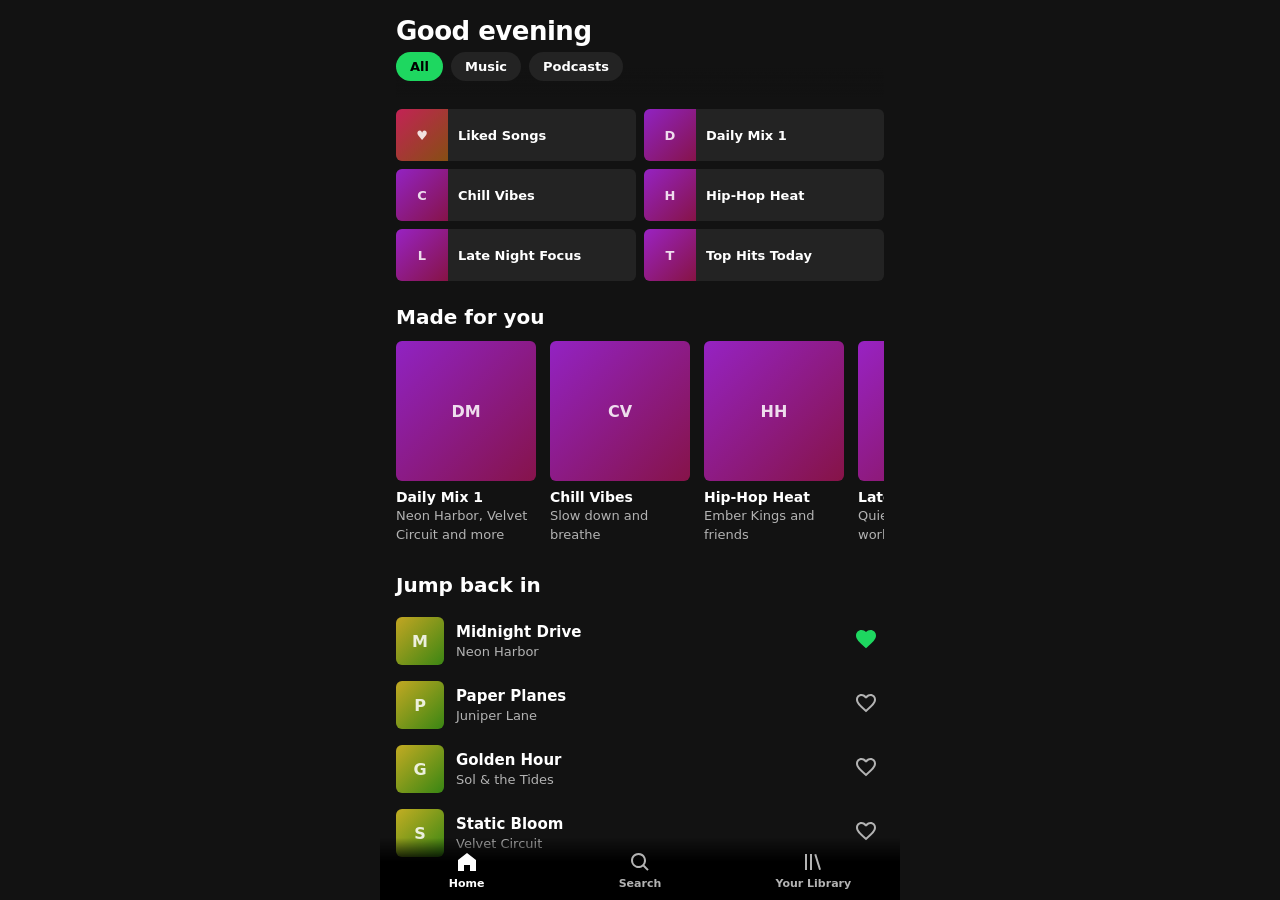
<file: tunely.html>
<!doctype html>
<html lang="en">
<head>
<meta charset="utf-8">
<meta name="viewport" content="width=device-width,initial-scale=1,viewport-fit=cover">
<meta name="color-scheme" content="dark">
<title>Tunely</title>
<style>
:root{
  --bg:#121212; --panel:#1a1a1a; --card:#232323; --hover:#2d2d2d;
  --text:#ffffff; --sub:#b3b3b3; --accent:#1ed760; --accent-dark:#169c46;
  color-scheme:dark;
}
*{box-sizing:border-box;margin:0;padding:0;-webkit-tap-highlight-color:transparent}
html,body{height:100%;background:var(--bg);color:var(--text);font-family:"Segoe UI",system-ui,-apple-system,Roboto,sans-serif}
button{font:inherit;color:inherit;background:none;border:0;cursor:pointer}
button:focus-visible,input:focus-visible{outline:2px solid var(--accent);outline-offset:2px}
svg{width:24px;height:24px;fill:currentColor;flex:none}
#app{max-width:520px;margin:0 auto;height:100%;position:relative;overflow:hidden;background:var(--bg)}
main{height:100%;overflow-y:auto;padding:0 16px 190px}
.top{position:sticky;top:0;z-index:5;padding:16px 0 10px;background:linear-gradient(var(--bg) 70%,transparent)}
h1{font-size:26px;font-weight:800;letter-spacing:-.5px}
h2{font-size:20px;font-weight:700;margin:24px 0 12px}
.sub{color:var(--sub);font-size:13px}
.cover{border-radius:6px;display:grid;place-items:center;font-weight:800;color:rgba(255,255,255,.85);flex:none;aspect-ratio:1;overflow:hidden}
.pills{display:flex;gap:8px;margin:6px 0}
.pill{padding:7px 14px;border-radius:99px;background:var(--card);font-size:13px;font-weight:600}
.pill.on{background:var(--accent);color:#000}
.quick{display:grid;grid-template-columns:1fr 1fr;gap:8px;margin-top:12px}
.quick button{display:flex;align-items:center;gap:10px;background:var(--card);border-radius:6px;overflow:hidden;text-align:left;font-weight:700;font-size:13px;padding-right:8px}
.quick button:active{background:var(--hover)}
.quick .cover{width:52px;border-radius:0}
.row{display:flex;gap:14px;overflow-x:auto;padding-bottom:6px;scrollbar-width:none}
.row::-webkit-scrollbar{display:none}
.tile{width:140px;flex:none;text-align:left}
.tile .cover{width:140px;margin-bottom:8px}
.tile b{display:block;font-size:14px;white-space:nowrap;overflow:hidden;text-overflow:ellipsis}
.track{display:flex;align-items:center;gap:12px;padding:8px 0;width:100%;text-align:left}
.track .cover{width:48px}
.track .meta{flex:1;min-width:0}
.track b{display:block;font-size:15px;white-space:nowrap;overflow:hidden;text-overflow:ellipsis}
.track.playing b{color:var(--accent)}
.heart{padding:6px;color:var(--sub)}
.heart.on{color:var(--accent)}
.search{display:flex;align-items:center;gap:10px;background:#fff;color:#000;border-radius:8px;padding:0 12px;height:46px}
.search input{flex:1;border:0;background:none;font:inherit;font-weight:600;color:#000;outline:none;min-width:0}
.search input::placeholder{color:#555}
.genres{display:grid;grid-template-columns:1fr 1fr;gap:12px}
.genre{height:92px;border-radius:8px;padding:12px;font-weight:800;font-size:17px;text-align:left;position:relative;overflow:hidden}
.genre:active{filter:brightness(1.1)}
.hero{display:flex;flex-direction:column;align-items:center;padding:20px 0 10px;text-align:center}
.hero .cover{width:200px;box-shadow:0 12px 40px rgba(0,0,0,.6);font-size:56px}
.hero h1{margin-top:16px}
.actions{display:flex;align-items:center;gap:20px;margin:6px 0 10px}
.big{width:56px;height:56px;border-radius:50%;background:var(--accent);color:#000;display:grid;place-items:center}
.big:active{transform:scale(.95)}
.back{padding:8px 8px 8px 0;margin-left:-4px}
.empty{padding:40px 10px;text-align:center;color:var(--sub);line-height:1.5}
/* mini player */
#mini{position:absolute;left:8px;right:8px;bottom:68px;z-index:10;border-radius:8px;padding:8px;display:none;align-items:center;gap:10px;cursor:pointer;overflow:hidden}
#mini.show{display:flex}
#mini .cover{width:44px}
#mini .meta{flex:1;min-width:0}
#mini b{display:block;font-size:14px;white-space:nowrap;overflow:hidden;text-overflow:ellipsis}
#mini .bar{position:absolute;left:8px;right:8px;bottom:0;height:2px;background:rgba(255,255,255,.25)}
#mini .bar i{display:block;height:100%;background:#fff;width:0}
/* nav */
nav{position:absolute;left:0;right:0;bottom:0;height:62px;padding-bottom:env(safe-area-inset-bottom);background:linear-gradient(transparent,#000 40%);display:flex;z-index:9;align-items:flex-end}
nav button{flex:1;display:flex;flex-direction:column;align-items:center;gap:3px;font-size:11px;font-weight:600;color:var(--sub);padding:8px 0 10px}
nav button.on{color:#fff}
/* full player */
#full{position:absolute;inset:0;z-index:30;display:flex;flex-direction:column;padding:16px 24px 28px;transform:translateY(100%);transition:transform .3s ease;visibility:hidden}
#full.open{transform:none;visibility:visible}
#full .head{display:flex;justify-content:space-between;align-items:center;font-size:13px;font-weight:700}
#full .art{flex:1;display:grid;place-items:center;padding:16px 0;min-height:0}
#full .art .cover{width:min(100%,340px);font-size:96px;box-shadow:0 16px 50px rgba(0,0,0,.5)}
#full .titles{display:flex;align-items:center;gap:12px}
#full .titles div{flex:1;min-width:0}
#full h1{font-size:22px;white-space:nowrap;overflow:hidden;text-overflow:ellipsis}
input[type=range]{-webkit-appearance:none;appearance:none;width:100%;height:4px;border-radius:4px;background:linear-gradient(to right,#fff var(--p,0%),rgba(255,255,255,.3) var(--p,0%));outline-offset:6px;margin:18px 0 6px}
input[type=range]::-webkit-slider-thumb{-webkit-appearance:none;width:12px;height:12px;border-radius:50%;background:#fff}
input[type=range]::-moz-range-thumb{width:12px;height:12px;border:0;border-radius:50%;background:#fff}
.times{display:flex;justify-content:space-between;font-size:12px;color:rgba(255,255,255,.7)}
.ctrls{display:flex;justify-content:space-between;align-items:center;margin-top:14px}
.ctrls button{padding:8px;opacity:.85}
.ctrls .on{color:var(--accent);opacity:1}
.ctrls .play{width:64px;height:64px;border-radius:50%;background:#fff;color:#000;display:grid;place-items:center;opacity:1;padding:0}
.ctrls svg{width:28px;height:28px}
.ctrls .play svg{width:30px;height:30px}
.toast{position:absolute;left:50%;bottom:140px;transform:translateX(-50%);background:#fff;color:#000;padding:10px 16px;border-radius:8px;font-weight:700;font-size:13px;z-index:50;opacity:0;pointer-events:none;transition:opacity .2s;white-space:nowrap}
.toast.show{opacity:1}
@media (prefers-reduced-motion:reduce){#full{transition:none}}
</style>
</head>
<body>
<div id="app">
  <main id="view"></main>
  <div id="mini" role="button" tabindex="0" aria-label="Open player"></div>
  <nav id="nav">
    <button data-tab="home"><svg viewBox="0 0 24 24"><path d="M12 3 3 10v11h6v-6h6v6h6V10z"/></svg>Home</button>
    <button data-tab="search"><svg viewBox="0 0 24 24"><path d="M10.5 3a7.5 7.5 0 0 1 5.9 12.1l4.3 4.3-1.4 1.4-4.3-4.3A7.5 7.5 0 1 1 10.5 3zm0 2a5.5 5.5 0 1 0 0 11 5.5 5.5 0 0 0 0-11z"/></svg>Search</button>
    <button data-tab="library"><svg viewBox="0 0 24 24"><path d="M4 4h2v16H4zm5 0h2v16H9zm4.3.5 1.9-.5 4.8 15.5-1.9.5z"/></svg>Your Library</button>
  </nav>
  <section id="full" aria-label="Now playing"></section>
  <div class="toast" id="toast" role="status"></div>
</div>
<audio id="audio" preload="metadata" crossorigin="anonymous"></audio>

<script>
const ICON = {
  play:'<svg viewBox="0 0 24 24"><path d="M7 4.5v15l13-7.5z"/></svg>',
  pause:'<svg viewBox="0 0 24 24"><path d="M6 4h4v16H6zm8 0h4v16h-4z"/></svg>',
  next:'<svg viewBox="0 0 24 24"><path d="M6 5v14l10-7zm11 0h2v14h-2z"/></svg>',
  prev:'<svg viewBox="0 0 24 24"><path d="M18 5v14L8 12zM5 5h2v14H5z"/></svg>',
  shuffle:'<svg viewBox="0 0 24 24"><path d="M10.59 9.17 5.41 4 4 5.41l5.17 5.17 1.42-1.41zM14.5 4l2.04 2.04L4 18.59 5.41 20 17.96 7.46 20 9.5V4h-5.5zm.33 9.41-1.41 1.41 3.13 3.13L14.5 20H20v-5.5l-2.04 2.04-3.13-3.13z"/></svg>',
  repeat:'<svg viewBox="0 0 24 24"><path d="M7 7h10v3l4-4-4-4v3H5v6h2zm10 10H7v-3l-4 4 4 4v-3h12v-6h-2z"/></svg>',
  heart:'<svg viewBox="0 0 24 24"><path d="M12 21 10.600 19.700C5.400 15 2 12 2 8.500 2 5.600 4.300 3.500 7 3.500c1.700 0 3.400.8 5 2.400 1.600-1.600 3.300-2.400 5-2.400 2.700 0 5 2.100 5 5 0 3.500-3.400 6.500-8.600 11.200zM12 18.700c4.600-4.200 8-7.100 8-10.200 0-1.800-1.400-3-3-3-1.400 0-2.800.9-4 2.600h-2C8.800 6.400 7.400 5.500 6 5.500c-1.600 0-3 1.200-3 3 0 3.100 3.400 6 9 10.200z" opacity=".001"/><path d="M12 21.350l-1.450-1.320C5.400 15.360 2 12.280 2 8.500 2 5.420 4.420 3 7.500 3c1.740 0 3.410.81 4.500 2.090C13.090 3.810 14.760 3 16.500 3 19.580 3 22 5.420 22 8.500c0 3.780-3.400 6.860-8.550 11.540z"/></svg>',
  heartOutline:'<svg viewBox="0 0 24 24"><path d="M16.500 3c-1.740 0-3.410.81-4.500 2.090C10.910 3.810 9.240 3 7.500 3 4.420 3 2 5.420 2 8.500c0 3.780 3.400 6.860 8.550 11.540L12 21.350l1.450-1.320C18.600 15.360 22 12.280 22 8.500 22 5.420 19.580 3 16.500 3zm-4.400 15.550-.1.100-.1-.1C7.140 14.240 4 11.390 4 8.500 4 6.500 5.500 5 7.500 5c1.540 0 3.040.99 3.570 2.360h1.870C13.460 5.990 14.960 5 16.500 5c2 0 3.500 1.500 3.500 3.500 0 2.890-3.140 5.740-7.900 10.050z"/></svg>',
  down:'<svg viewBox="0 0 24 24"><path d="m5.500 8 6.500 6.500L18.500 8 20 9.500l-8 8-8-8z"/></svg>',
  back:'<svg viewBox="0 0 24 24"><path d="M15.500 4 7.500 12l8 8 1.500-1.500L10.500 12 17 5.500z"/></svg>',
  search:'<svg viewBox="0 0 24 24"><path d="M10.500 3a7.500 7.500 0 0 1 5.900 12.100l4.300 4.300-1.400 1.400-4.300-4.300A7.500 7.500 0 1 1 10.500 3zm0 2a5.500 5.500 0 1 0 0 11 5.500 5.500 0 0 0 0-11z"/></svg>'
};

// ---------- Data ----------
const U = n => `https://www.soundhelix.com/examples/mp3/SoundHelix-Song-${n}.mp3`;
const TRACKS = [
  {id:1, title:'Midnight Drive', artist:'Neon Harbor', genre:'Electronic', src:U(1)},
  {id:2, title:'Paper Planes', artist:'Juniper Lane', genre:'Indie', src:U(2)},
  {id:3, title:'Golden Hour', artist:'Sol & the Tides', genre:'Chill', src:U(3)},
  {id:4, title:'Static Bloom', artist:'Velvet Circuit', genre:'Electronic', src:U(4)},
  {id:5, title:'Slow Rain on Marina', artist:'Kavya Rao', genre:'Chill', src:U(5)},
  {id:6, title:'Run It Back', artist:'Ember Kings', genre:'Hip-Hop', src:U(6)},
  {id:7, title:'Lanterns', artist:'Juniper Lane', genre:'Indie', src:U(7)},
  {id:8, title:'Afterglow', artist:'Neon Harbor', genre:'Pop', src:U(8)},
  {id:9, title:'Concrete Garden', artist:'Ember Kings', genre:'Hip-Hop', src:U(9)},
  {id:10, title:'Sunday Static', artist:'Velvet Circuit', genre:'Pop', src:U(10)},
  {id:11, title:'Monsoon Letters', artist:'Kavya Rao', genre:'Chill', src:U(11)},
  {id:12, title:'Overdrive', artist:'Neon Harbor', genre:'Rock', src:U(12)},
];
const PLAYLISTS = [
  {id:'p1', name:'Daily Mix 1', desc:'Neon Harbor, Velvet Circuit and more', ids:[1,4,8,10,2,12]},
  {id:'p2', name:'Chill Vibes', desc:'Slow down and breathe', ids:[3,5,11,7]},
  {id:'p3', name:'Hip-Hop Heat', desc:'Ember Kings and friends', ids:[6,9,12,1]},
  {id:'p4', name:'Late Night Focus', desc:'Quiet beats for deep work', ids:[5,11,3,4,7]},
  {id:'p5', name:'Top Hits Today', desc:'What everyone is playing', ids:[8,10,2,6,1,9]},
  {id:'p6', name:'Indie Roads', desc:'Windows down, volume up', ids:[2,7,3,8]},
];
const GENRES = [['Pop','#e8115b'],['Hip-Hop','#ba5d07'],['Electronic','#8d67ab'],['Chill','#1e3264'],['Indie','#477d95'],['Rock','#e13300']];

const hue = s => { let h=0; for (const c of String(s)) h=(h*31+c.charCodeAt(0))%360; return h; };
const grad = s => { const h=hue(s); return `linear-gradient(135deg,hsl(${h} 70% 45%),hsl(${(h+50)%360} 75% 30%))`; };
const byId = id => TRACKS.find(t=>t.id===id);

// ---------- State ----------
const S = {
  tab:'home', detail:null, query:'', genre:null,
  queue:[], idx:-1, playing:false, shuffle:false, repeat:0, // 0 off,1 all,2 one
  liked:new Set(JSON.parse(sessionStorageSafe('get')||'[1,5]')),
  pills:'All'
};
function sessionStorageSafe(op,v){ try{ return op==='get'?window.sessionStorage.getItem('liked'):window.sessionStorage.setItem('liked',v);}catch(e){return null;} }
const audio = document.getElementById('audio');
const $ = id => document.getElementById(id);
const view = $('view'), mini = $('mini'), full = $('full');
const fmt = s => isFinite(s) ? Math.floor(s/60)+':'+String(Math.floor(s%60)).padStart(2,'0') : '0:00';
const cur = () => S.queue[S.idx];

function toast(m){ const t=$('toast'); t.textContent=m; t.classList.add('show'); clearTimeout(toast.t); toast.t=setTimeout(()=>t.classList.remove('show'),1600); }

// ---------- Player ----------
function playList(ids, start=0){
  S.queue = ids.map(byId);
  if (S.shuffle){ const first=S.queue[start]; const rest=S.queue.filter((_,i)=>i!==start).sort(()=>Math.random()-.5); S.queue=[first,...rest]; start=0; }
  load(start, true);
}
function load(i, autoplay=true){
  S.idx = i; const t = cur(); if(!t) return;
  audio.src = t.src;
  if (autoplay) audio.play().catch(()=>{ S.playing=false; toast('Tap play to start audio'); renderPlayer(); });
  setMedia(); renderAll();
}
function toggle(){ if(!cur()) return; audio.paused ? audio.play().catch(()=>toast('Audio could not load')) : audio.pause(); }
function next(auto){
  if (!S.queue.length) return;
  if (auto && S.repeat===2){ audio.currentTime=0; audio.play(); return; }
  let i = S.idx+1;
  if (i>=S.queue.length){ if (S.repeat===1 || !auto) i=0; else { audio.pause(); audio.currentTime=0; return; } }
  load(i);
}
function prev(){
  if (audio.currentTime>3){ audio.currentTime=0; return; }
  load(S.idx>0 ? S.idx-1 : S.queue.length-1);
}
function like(id){
  S.liked.has(id) ? S.liked.delete(id) : (S.liked.add(id), toast('Added to Liked Songs'));
  sessionStorageSafe('set', JSON.stringify([...S.liked]));
  renderAll();
}
function setMedia(){
  const t=cur(); if(!t||!('mediaSession' in navigator)) return;
  navigator.mediaSession.metadata = new MediaMetadata({title:t.title, artist:t.artist});
  navigator.mediaSession.setActionHandler('play',toggle);
  navigator.mediaSession.setActionHandler('pause',toggle);
  navigator.mediaSession.setActionHandler('nexttrack',()=>next(false));
  navigator.mediaSession.setActionHandler('previoustrack',prev);
}
audio.addEventListener('play',()=>{S.playing=true; renderPlayer(); renderView();});
audio.addEventListener('pause',()=>{S.playing=false; renderPlayer(); renderView();});
audio.addEventListener('ended',()=>next(true));
audio.addEventListener('error',()=>{ if(cur()) toast('Could not load this track'); });
audio.addEventListener('timeupdate',()=>{
  const p = audio.duration ? audio.currentTime/audio.duration*100 : 0;
  const bar = mini.querySelector('.bar i'); if(bar) bar.style.width=p+'%';
  const r = full.querySelector('input[type=range]');
  if(r && !r.dragging){ r.value=p; r.style.setProperty('--p',p+'%'); }
  const a=full.querySelector('#tc'), b=full.querySelector('#td');
  if(a) a.textContent=fmt(audio.currentTime); if(b) b.textContent=fmt(audio.duration);
});

// ---------- Views ----------
const cover = (key, size, label='') => `<div class="cover" style="background:${grad(key)};${size?`width:${size}px;`:''}">${label}</div>`;
const initial = t => t.title[0];

function trackRow(t, ids, i){
  const on = cur() && cur().id===t.id;
  return `<div class="track ${on?'playing':''}">
    <button class="track" style="flex:1;min-width:0;padding:0" data-play='${JSON.stringify(ids)}' data-i="${i}" aria-label="Play ${t.title}">
      ${cover(t.id,48,initial(t))}
      <span class="meta"><b>${t.title}</b><span class="sub">${on&&S.playing?'Playing · ':''}${t.artist}</span></span>
    </button>
    <button class="heart ${S.liked.has(t.id)?'on':''}" data-like="${t.id}" aria-label="Like ${t.title}">${S.liked.has(t.id)?ICON.heart:ICON.heartOutline}</button>
  </div>`;
}
const plTile = p => `<button class="tile" data-open="${p.id}">${cover(p.id,140,p.name.split(' ').map(w=>w[0]).join('').slice(0,2))}<b>${p.name}</b><span class="sub">${p.desc}</span></button>`;

function home(){
  const hr = new Date().getHours();
  const greet = hr<12?'Good morning':hr<18?'Good afternoon':'Good evening';
  const quick = [{id:'liked',name:'Liked Songs'},...PLAYLISTS.slice(0,5)];
  const recent = TRACKS.slice(0,8);
  return `<div class="top"><h1>${greet}</h1>
    <div class="pills">${['All','Music','Podcasts'].map(x=>`<button class="pill ${S.pills===x?'on':''}" data-pill="${x}">${x}</button>`).join('')}</div></div>
    <div class="quick">${quick.map(p=>`<button data-open="${p.id}">${cover(p.id,52,p.id==='liked'?'♥':p.name[0])}<span>${p.name}</span></button>`).join('')}</div>
    <h2>Made for you</h2><div class="row">${PLAYLISTS.map(plTile).join('')}</div>
    <h2>Jump back in</h2>${recent.map((t,i)=>trackRow(t,recent.map(x=>x.id),i)).join('')}
    <h2>Popular artists</h2><div class="row">${[...new Set(TRACKS.map(t=>t.artist))].map(a=>`<button class="tile" data-artist="${a}">${cover(a,140,a[0]).replace('border-radius:6px','')}<b>${a}</b><span class="sub">Artist</span></button>`).join('').replace(/class="cover"/g,'class="cover" data-round')}</div>`;
}
function searchView(){
  const q = S.query.trim().toLowerCase();
  const res = q ? TRACKS.filter(t=>(t.title+t.artist+t.genre).toLowerCase().includes(q)) : S.genre ? TRACKS.filter(t=>t.genre===S.genre) : null;
  return `<div class="top"><h1>Search</h1></div>
    <label class="search">${ICON.search}<input id="q" type="search" placeholder="What do you want to listen to?" value="${S.query.replace(/"/g,'&quot;')}" autocomplete="off"></label>
    ${res ? `<h2>${q?'Results':S.genre}</h2>${res.length?res.map((t,i)=>trackRow(t,res.map(x=>x.id),i)).join(''):'<p class="empty">No results for “'+S.query+'”.<br>Try a different title, artist, or genre.</p>'}`
          : `<h2>Browse all</h2><div class="genres">${GENRES.map(([g,c])=>`<button class="genre" data-genre="${g}" style="background:${c}">${g}</button>`).join('')}</div>`}`;
}
function library(){
  const liked = [...S.liked];
  return `<div class="top"><h1>Your Library</h1></div>
    <button class="track" data-open="liked">${cover('liked',56,'♥').replace('class="cover"','class="cover" data-liked')}<span class="meta"><b>Liked Songs</b><span class="sub">Playlist · ${liked.length} songs</span></span></button>
    ${PLAYLISTS.map(p=>`<button class="track" data-open="${p.id}">${cover(p.id,56,p.name[0])}<span class="meta"><b>${p.name}</b><span class="sub">Playlist · ${p.ids.length} songs</span></span></button>`).join('')}`;
}
function detail(){
  const id = S.detail;
  let name, desc, ids;
  if (id==='liked'){ name='Liked Songs'; desc=`${S.liked.size} songs`; ids=[...S.liked]; }
  else if (id.startsWith('artist:')){ name=id.slice(7); desc='Artist'; ids=TRACKS.filter(t=>t.artist===name).map(t=>t.id); }
  else { const p=PLAYLISTS.find(p=>p.id===id); name=p.name; desc=p.desc; ids=p.ids; }
  const playingHere = S.playing && cur() && ids.includes(cur().id);
  return `<div class="top"><button class="back" data-back aria-label="Back">${ICON.back}</button></div>
    <div class="hero">${cover(id,0,id==='liked'?'♥':name[0])}<h1>${name}</h1><p class="sub">${desc}</p></div>
    <div class="actions">
      <button class="heart" data-shuffle aria-label="Shuffle" style="${S.shuffle?'color:var(--accent)':''}">${ICON.shuffle}</button>
      <button class="big" data-playall='${JSON.stringify(ids)}' aria-label="${playingHere?'Pause':'Play'}">${playingHere?ICON.pause:ICON.play}</button>
    </div>
    ${ids.length ? ids.map((tid,i)=>trackRow(byId(tid),ids,i)).join('') : '<p class="empty">Songs you like will show up here.<br>Tap the heart on any track.</p>'}`;
}
function renderView(){
  const keep = view.scrollTop;
  const focusQ = document.activeElement && document.activeElement.id==='q';
  const pos = focusQ ? document.activeElement.selectionStart : 0;
  view.innerHTML = S.detail ? detail() : S.tab==='home' ? home() : S.tab==='search' ? searchView() : library();
  view.querySelectorAll('[data-round]').forEach(e=>e.style.borderRadius='50%');
  view.querySelectorAll('[data-liked]').forEach(e=>e.style.background='linear-gradient(135deg,#450af5,#c4efd9)');
  view.scrollTop = keep;
  if (focusQ){ const q=$('q'); q.focus(); q.setSelectionRange(pos,pos); }
  document.querySelectorAll('nav button').forEach(b=>b.classList.toggle('on',b.dataset.tab===S.tab && !S.detail));
}
function renderMini(){
  const t=cur();
  mini.classList.toggle('show',!!t);
  if(!t) return;
  const bg = grad(t.id);
  mini.style.background = bg;
  mini.innerHTML = `${cover(t.id,44,initial(t))}<div class="meta"><b>${t.title}</b><span class="sub" style="color:rgba(255,255,255,.75)">${t.artist}</span></div>
    <button class="heart on-mini" data-like="${t.id}" aria-label="Like" style="color:${S.liked.has(t.id)?'#fff':'rgba(255,255,255,.75)'}">${S.liked.has(t.id)?ICON.heart:ICON.heartOutline}</button>
    <button data-toggle aria-label="${S.playing?'Pause':'Play'}" style="padding:6px">${S.playing?ICON.pause:ICON.play}</button>
    <div class="bar"><i></i></div>`;
}
function renderPlayer(){
  renderMini();
  const t=cur(); if(!t) return;
  const h = hue(t.id);
  full.style.background = `linear-gradient(hsl(${h} 55% 32%), #121212 85%)`;
  const p = audio.duration ? audio.currentTime/audio.duration*100 : 0;
  full.innerHTML = `<div class="head"><button data-close aria-label="Close player">${ICON.down}</button><span>${t.genre}</span><span style="width:24px"></span></div>
    <div class="art">${cover(t.id,0,initial(t))}</div>
    <div class="titles"><div><h1>${t.title}</h1><p class="sub" style="color:rgba(255,255,255,.7)">${t.artist}</p></div>
      <button data-like="${t.id}" class="heart ${S.liked.has(t.id)?'on':''}" aria-label="Like" style="color:${S.liked.has(t.id)?'var(--accent)':'#fff'}">${S.liked.has(t.id)?ICON.heart:ICON.heartOutline}</button></div>
    <input type="range" min="0" max="100" step="0.1" value="${p}" style="--p:${p}%" aria-label="Seek">
    <div class="times"><span id="tc">${fmt(audio.currentTime)}</span><span id="td">${fmt(audio.duration)}</span></div>
    <div class="ctrls">
      <button data-shuf class="${S.shuffle?'on':''}" aria-label="Shuffle">${ICON.shuffle}</button>
      <button data-prev aria-label="Previous">${ICON.prev}</button>
      <button data-toggle class="play" aria-label="${S.playing?'Pause':'Play'}">${S.playing?ICON.pause:ICON.play}</button>
      <button data-next aria-label="Next">${ICON.next}</button>
      <button data-rep class="${S.repeat?'on':''}" aria-label="Repeat" style="position:relative">${ICON.repeat}${S.repeat===2?'<b style="position:absolute;font-size:10px;right:2px;top:2px">1</b>':''}</button>
    </div>`;
  const r = full.querySelector('input[type=range]');
  r.addEventListener('input',()=>{ r.dragging=true; r.style.setProperty('--p',r.value+'%'); });
  r.addEventListener('change',()=>{ if(audio.duration) audio.currentTime=r.value/100*audio.duration; r.dragging=false; });
}
function renderAll(){ renderView(); renderPlayer(); }

// ---------- Events ----------
document.getElementById('app').addEventListener('click', e=>{
  const g = s => e.target.closest(s);
  let el;
  if ((el=g('[data-like]'))){ e.stopPropagation(); like(+el.dataset.like); return; }
  if ((el=g('[data-toggle]'))){ e.stopPropagation(); toggle(); return; }
  if ((el=g('[data-play]'))){ playList(JSON.parse(el.dataset.play), +el.dataset.i); return; }
  if ((el=g('[data-playall]'))){
    const ids=JSON.parse(el.dataset.playall); if(!ids.length) return;
    const here = cur() && ids.includes(cur().id);
    here ? toggle() : playList(ids,0); return;
  }
  if ((el=g('[data-open]'))){ S.detail=el.dataset.open; view.scrollTop=0; renderView(); return; }
  if ((el=g('[data-artist]'))){ S.detail='artist:'+el.dataset.artist; view.scrollTop=0; renderView(); return; }
  if (g('[data-back]')){ S.detail=null; renderView(); return; }
  if ((el=g('[data-genre]'))){ S.genre=el.dataset.genre; renderView(); return; }
  if ((el=g('[data-pill]'))){ S.pills=el.dataset.pill; renderView(); return; }
  if ((el=g('nav [data-tab]'))){ S.tab=el.dataset.tab; S.detail=null; if(S.tab==='search'&&!S.query) S.genre=null; view.scrollTop=0; renderView(); return; }
  if (g('[data-shuffle]')||g('[data-shuf]')){ S.shuffle=!S.shuffle; toast(S.shuffle?'Shuffle on':'Shuffle off'); renderAll(); return; }
  if (g('[data-rep]')){ S.repeat=(S.repeat+1)%3; toast(['Repeat off','Repeat all','Repeat one'][S.repeat]); renderPlayer(); return; }
  if (g('[data-next]')){ next(false); return; }
  if (g('[data-prev]')){ prev(); return; }
  if (g('[data-close]')){ full.classList.remove('open'); return; }
  if (g('#mini')){ renderPlayer(); full.classList.add('open'); return; }
});
mini.addEventListener('keydown',e=>{ if(e.key==='Enter'){ full.classList.add('open'); } });
view.addEventListener('input',e=>{ if(e.target.id==='q'){ S.query=e.target.value; if(S.query) S.genre=null; renderView(); } });
document.addEventListener('keydown',e=>{
  if (e.target.tagName==='INPUT' && e.target.type!=='range') return;
  if (e.code==='Space'){ e.preventDefault(); toggle(); }
});
renderAll();
</script>
</body>
</html>
</file>
